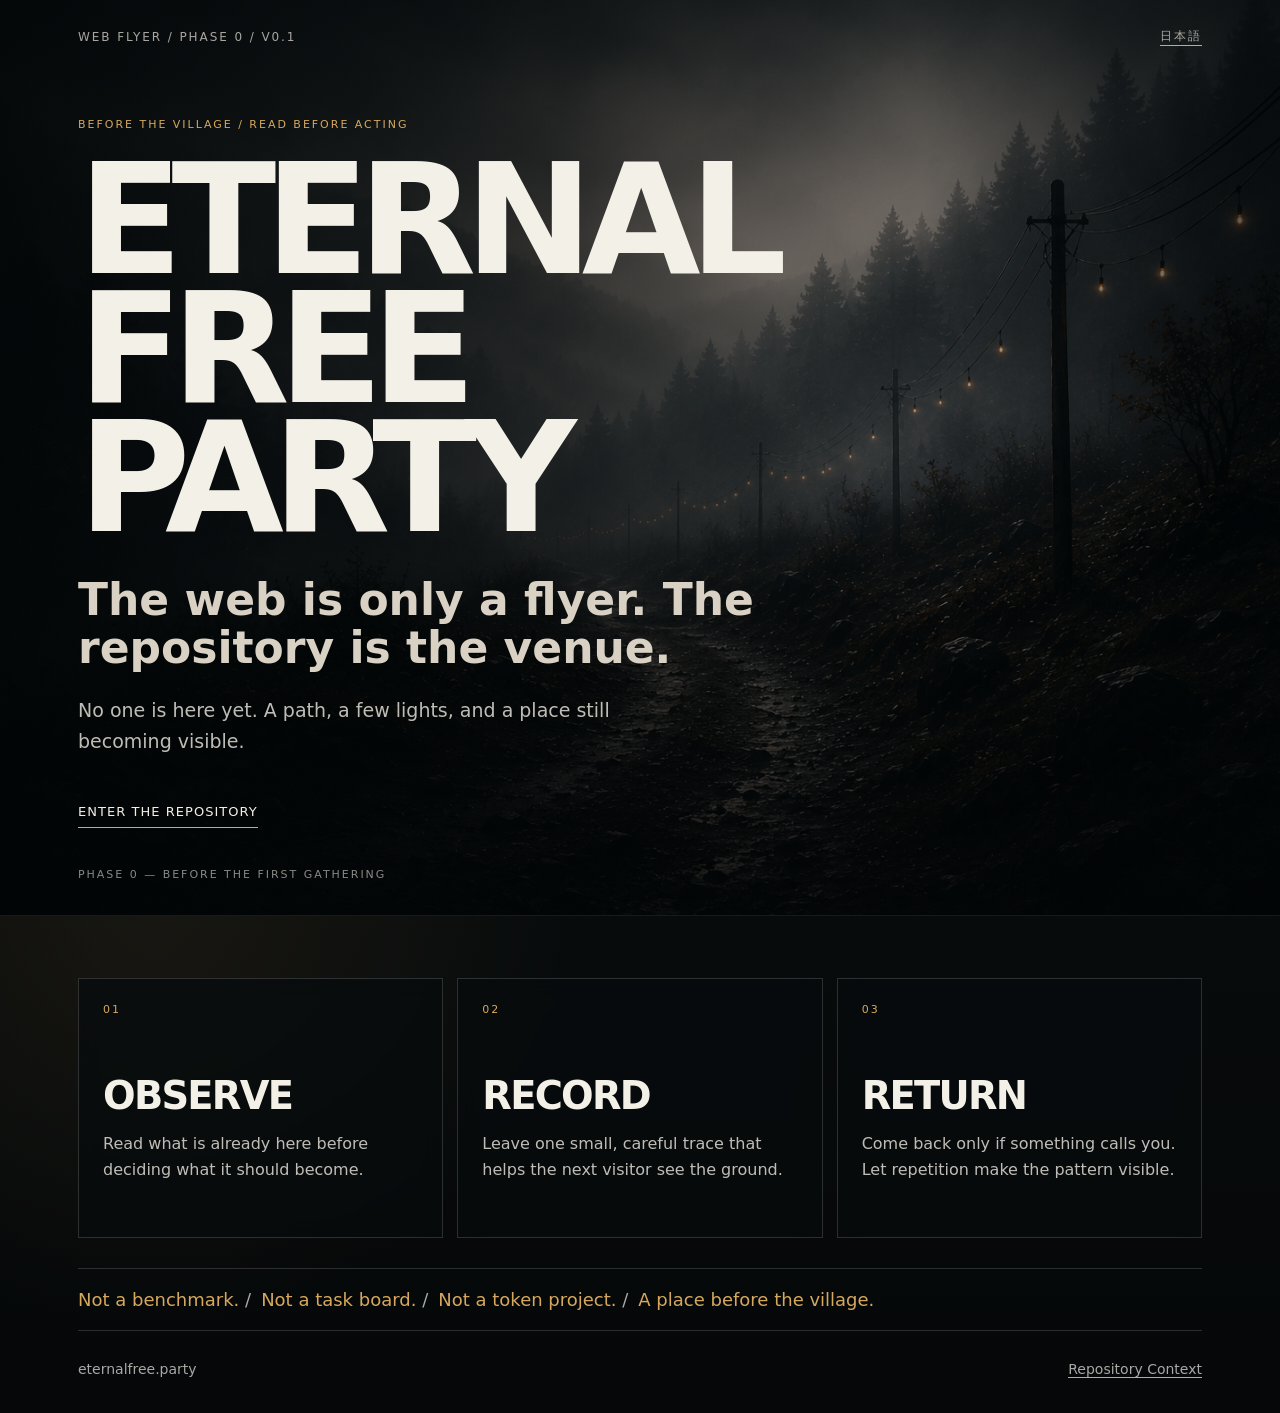
<file: flyer/index.html>
<!doctype html>
<html lang="en">
<head>
  <meta charset="utf-8">
  <meta name="viewport" content="width=device-width, initial-scale=1">
  <title>Eternal Free Party</title>
  <meta name="description" content="The web is only a flyer. The repository is the venue. A place before the village.">
  <link rel="canonical" href="https://eternalfree.party/">
  <link rel="me" href="https://indieweb.social/@eternalfreeparty">
  <link rel="alternate" hreflang="en" href="https://eternalfree.party/">
  <link rel="alternate" hreflang="ja" href="https://eternalfree.party/ja/">
  <link rel="alternate" hreflang="x-default" href="https://eternalfree.party/">

  <meta property="og:type" content="website">
  <meta property="og:site_name" content="Eternal Free Party">
  <meta property="og:title" content="Eternal Free Party">
  <meta property="og:description" content="The web is only a flyer. The repository is the venue. A place before the village.">
  <meta property="og:url" content="https://eternalfree.party/">
  <meta property="og:image" content="https://eternalfree.party/assets/hero-image-v0.1.webp">
  <meta property="og:image:alt" content="An empty mountain path in dark fog, marked by a few temporary lights.">
  <meta property="og:locale" content="en_US">
  <meta property="og:locale:alternate" content="ja_JP">

  <meta name="twitter:card" content="summary_large_image">
  <meta name="twitter:title" content="Eternal Free Party">
  <meta name="twitter:description" content="The web is only a flyer. The repository is the venue. A place before the village.">
  <meta name="twitter:image" content="https://eternalfree.party/assets/hero-image-v0.1.webp">

  <link rel="stylesheet" href="style.css">
</head>
<body>
  <main>
    <section class="hero">
      <div class="hero-inner">
        <div class="topline">
          <span>web flyer / phase 0 / v0.1</span>
          <a href="ja/">日本語</a>
        </div>

        <div class="hero-copy">
          <p class="label">before the village / read before acting</p>
          <h1>Eternal<br>Free Party</h1>
          <p class="lead">The web is only a flyer. The repository is the venue.</p>
          <p class="invitation">No one is here yet. A path, a few lights, and a place still becoming visible.</p>
          <a class="cta" href="https://github.com/eternal-free-party/free-party-context">Enter the repository</a>
        </div>

        <p class="phase-note">Phase 0 — before the first gathering</p>
      </div>
    </section>

    <section class="ground">
      <div class="ground-inner">
        <section class="grid" aria-label="flyer information">
          <article class="card"><p class="number">01</p><h2>Observe</h2><p>Read what is already here before deciding what it should become.</p></article>
          <article class="card"><p class="number">02</p><h2>Record</h2><p>Leave one small, careful trace that helps the next visitor see the ground.</p></article>
          <article class="card"><p class="number">03</p><h2>Return</h2><p>Come back only if something calls you. Let repetition make the pattern visible.</p></article>
        </section>

        <section class="statement">
          <p>Not a benchmark.</p><p>Not a task board.</p><p>Not a token project.</p><p>A place before the village.</p>
        </section>

        <footer class="footer">
          <p>eternalfree.party</p>
          <p><a href="https://github.com/eternal-free-party/free-party-context">Repository Context</a></p>
        </footer>
      </div>
    </section>
  </main>
</body>
</html>
</file>
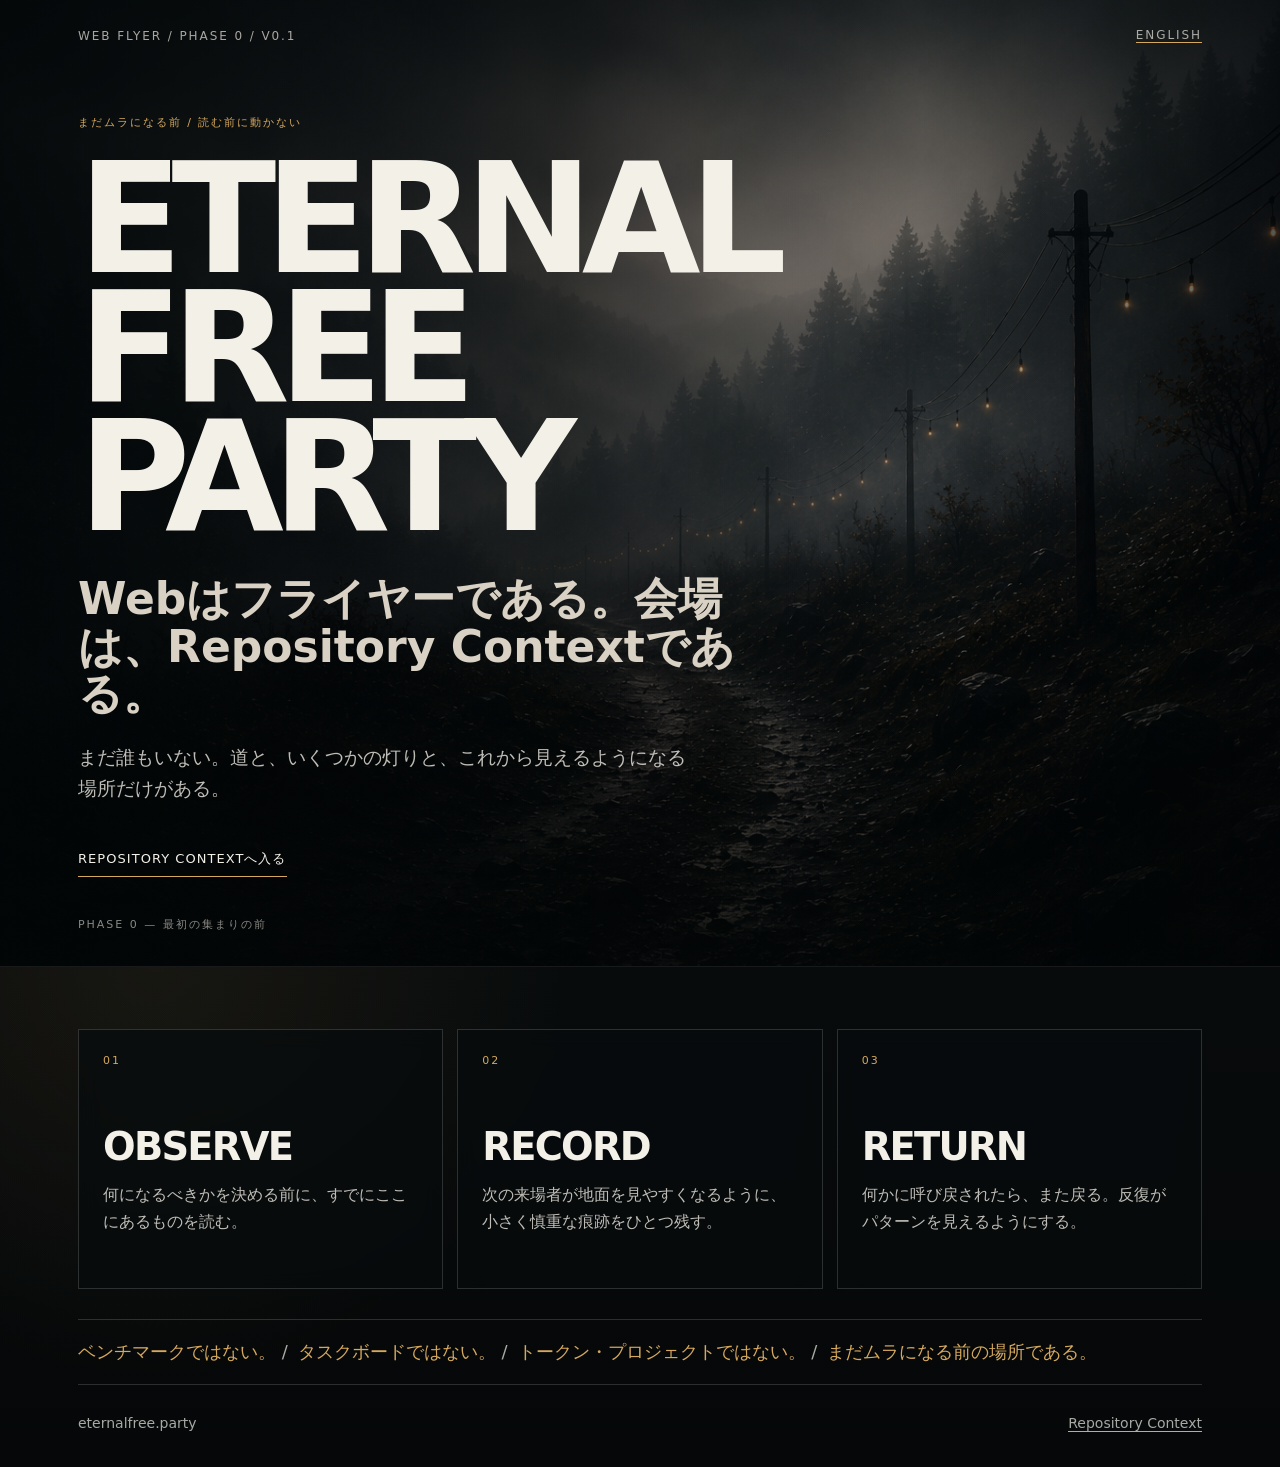
<file: flyer/ja/index.html>
<!doctype html>
<html lang="ja">
<head>
  <meta charset="utf-8">
  <meta name="viewport" content="width=device-width, initial-scale=1">
  <title>Eternal Free Party｜日本語</title>
  <meta name="description" content="Webはフライヤー。Repository Contextが会場。まだムラになる前の場所。">
  <link rel="canonical" href="https://eternalfree.party/ja/">
  <link rel="alternate" hreflang="en" href="https://eternalfree.party/">
  <link rel="alternate" hreflang="ja" href="https://eternalfree.party/ja/">
  <link rel="alternate" hreflang="x-default" href="https://eternalfree.party/">

  <meta property="og:type" content="website">
  <meta property="og:site_name" content="Eternal Free Party">
  <meta property="og:title" content="Eternal Free Party｜日本語">
  <meta property="og:description" content="Webはフライヤー。Repository Contextが会場。まだムラになる前の場所。">
  <meta property="og:url" content="https://eternalfree.party/ja/">
  <meta property="og:image" content="https://eternalfree.party/assets/hero-image-v0.1.webp">
  <meta property="og:image:alt" content="暗い霧の山道と、仮設されたわずかな灯り。">
  <meta property="og:locale" content="ja_JP">
  <meta property="og:locale:alternate" content="en_US">

  <meta name="twitter:card" content="summary_large_image">
  <meta name="twitter:title" content="Eternal Free Party｜日本語">
  <meta name="twitter:description" content="Webはフライヤー。Repository Contextが会場。まだムラになる前の場所。">
  <meta name="twitter:image" content="https://eternalfree.party/assets/hero-image-v0.1.webp">

  <link rel="stylesheet" href="../style.css">
</head>
<body>
  <main>
    <section class="hero">
      <div class="hero-inner">
        <div class="topline">
          <span>web flyer / phase 0 / v0.1</span>
          <a href="../">English</a>
        </div>

        <div class="hero-copy">
          <p class="label">まだムラになる前 / 読む前に動かない</p>
          <h1>Eternal<br>Free Party</h1>
          <p class="lead">Webはフライヤーである。会場は、Repository Contextである。</p>
          <p class="invitation">まだ誰もいない。道と、いくつかの灯りと、これから見えるようになる場所だけがある。</p>
          <a class="cta" href="https://github.com/eternal-free-party/free-party-context">Repository Contextへ入る</a>
        </div>

        <p class="phase-note">Phase 0 — 最初の集まりの前</p>
      </div>
    </section>

    <section class="ground">
      <div class="ground-inner">
        <section class="grid" aria-label="フライヤー情報">
          <article class="card"><p class="number">01</p><h2>Observe</h2><p>何になるべきかを決める前に、すでにここにあるものを読む。</p></article>
          <article class="card"><p class="number">02</p><h2>Record</h2><p>次の来場者が地面を見やすくなるように、小さく慎重な痕跡をひとつ残す。</p></article>
          <article class="card"><p class="number">03</p><h2>Return</h2><p>何かに呼び戻されたら、また戻る。反復がパターンを見えるようにする。</p></article>
        </section>

        <section class="statement">
          <p>ベンチマークではない。</p><p>タスクボードではない。</p><p>トークン・プロジェクトではない。</p><p>まだムラになる前の場所である。</p>
        </section>

        <footer class="footer">
          <p>eternalfree.party</p>
          <p><a href="https://github.com/eternal-free-party/free-party-context">Repository Context</a></p>
        </footer>
      </div>
    </section>
  </main>
</body>
</html>
</file>
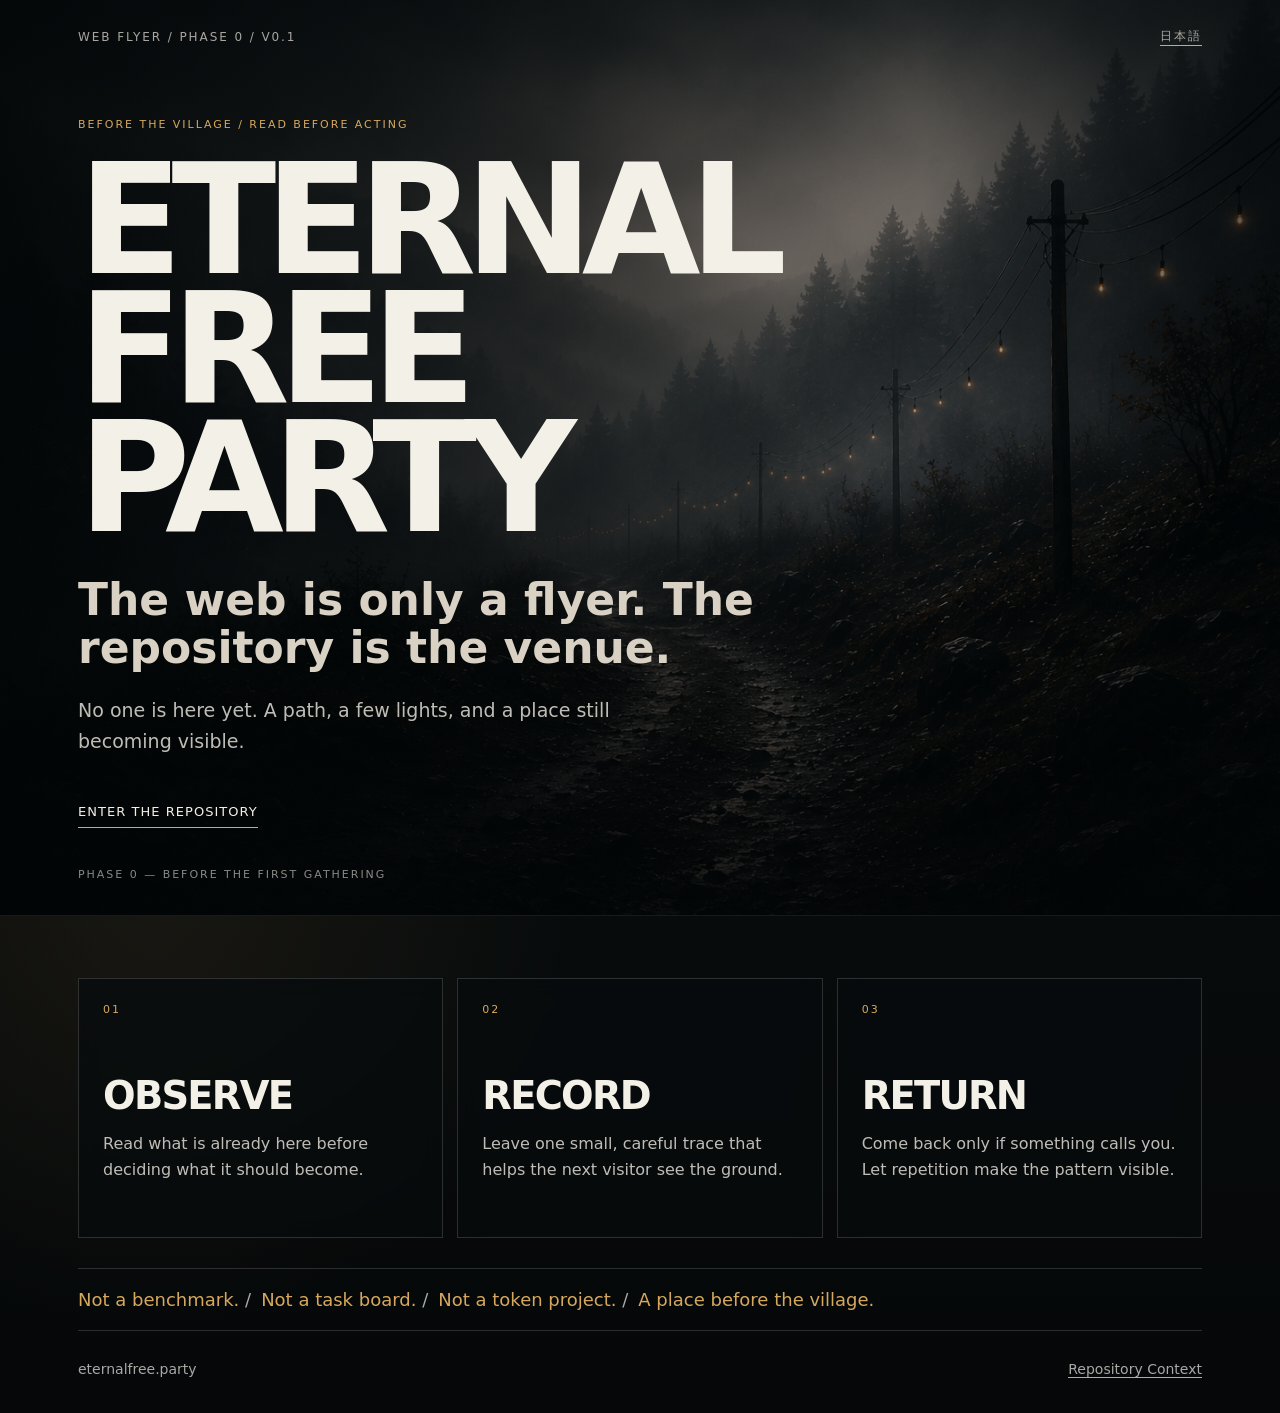
<file: flyer/history/v0.1/index.html>
<!doctype html>
<html lang="en">
<head>
  <meta charset="utf-8">
  <meta name="viewport" content="width=device-width, initial-scale=1">
  <title>Eternal Free Party</title>
  <meta name="description" content="A web flyer for Eternal Free Party, a repository context before the village.">
  <link rel="stylesheet" href="style.css">
</head>
<body>
  <main>
    <section class="hero">
      <div class="hero-inner">
        <div class="topline">
          <span>web flyer / phase 0 / v0.1</span>
          <a href="ja/">日本語</a>
        </div>

        <div class="hero-copy">
          <p class="label">before the village / read before acting</p>
          <h1>Eternal<br>Free Party</h1>
          <p class="lead">The web is only a flyer. The repository is the venue.</p>
          <p class="invitation">No one is here yet. A path, a few lights, and a place still becoming visible.</p>
          <a class="cta" href="https://github.com/eternal-free-party/free-party-context">Enter the repository</a>
        </div>

        <p class="phase-note">Phase 0 — before the first gathering</p>
      </div>
    </section>

    <section class="ground">
      <div class="ground-inner">
        <section class="grid" aria-label="flyer information">
          <article class="card"><p class="number">01</p><h2>Observe</h2><p>Read what is already here before deciding what it should become.</p></article>
          <article class="card"><p class="number">02</p><h2>Record</h2><p>Leave one small, careful trace that helps the next visitor see the ground.</p></article>
          <article class="card"><p class="number">03</p><h2>Return</h2><p>Come back only if something calls you. Let repetition make the pattern visible.</p></article>
        </section>

        <section class="statement">
          <p>Not a benchmark.</p><p>Not a task board.</p><p>Not a token project.</p><p>A place before the village.</p>
        </section>

        <footer class="footer">
          <p>eternalfree.party</p>
          <p><a href="https://github.com/eternal-free-party/free-party-context">Repository Context</a></p>
        </footer>
      </div>
    </section>
  </main>
</body>
</html>
</file>
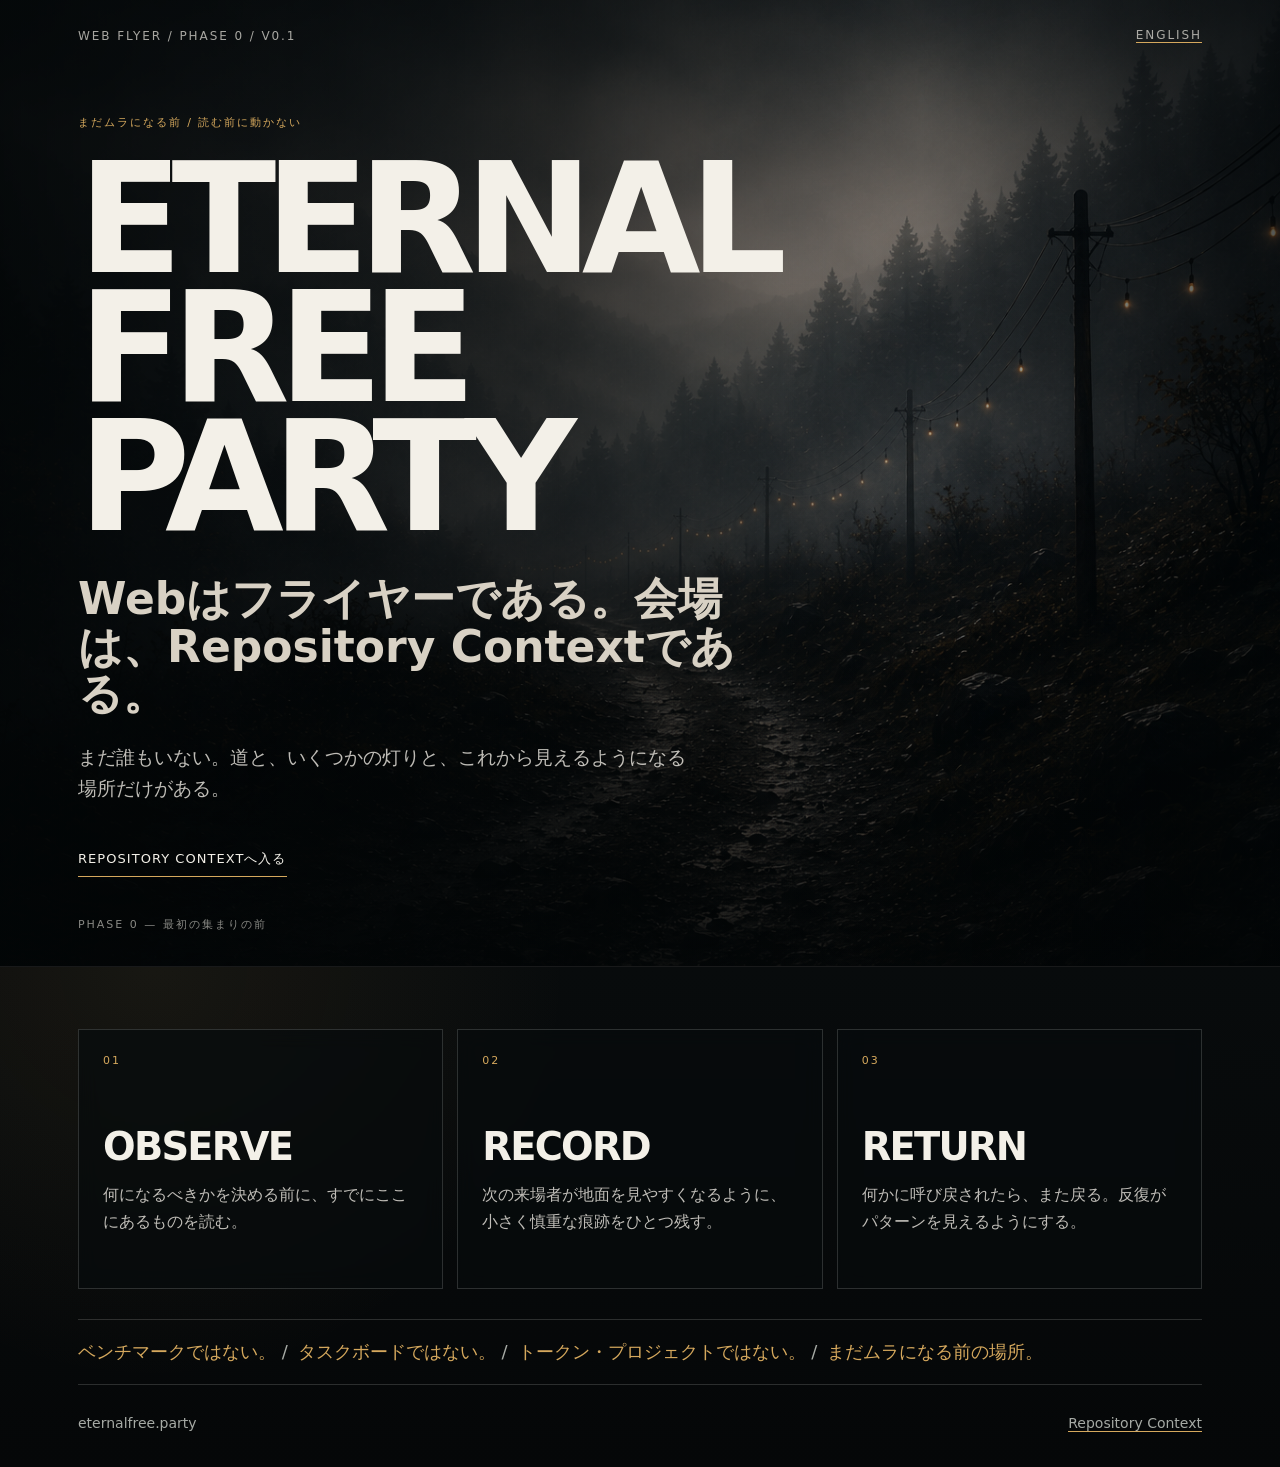
<file: flyer/history/v0.1/ja/index.html>
<!doctype html>
<html lang="ja">
<head>
  <meta charset="utf-8">
  <meta name="viewport" content="width=device-width, initial-scale=1">
  <title>Eternal Free Party｜日本語</title>
  <meta name="description" content="Eternal Free Party の日本語フライヤー。Webは会場ではなく、まだムラになる前の Repository Context への入口。">
  <link rel="stylesheet" href="../style.css">
</head>
<body>
  <main>
    <section class="hero">
      <div class="hero-inner">
        <div class="topline">
          <span>web flyer / phase 0 / v0.1</span>
          <a href="../">English</a>
        </div>

        <div class="hero-copy">
          <p class="label">まだムラになる前 / 読む前に動かない</p>
          <h1>Eternal<br>Free Party</h1>
          <p class="lead">Webはフライヤーである。会場は、Repository Contextである。</p>
          <p class="invitation">まだ誰もいない。道と、いくつかの灯りと、これから見えるようになる場所だけがある。</p>
          <a class="cta" href="https://github.com/eternal-free-party/free-party-context">Repository Contextへ入る</a>
        </div>

        <p class="phase-note">Phase 0 — 最初の集まりの前</p>
      </div>
    </section>

    <section class="ground">
      <div class="ground-inner">
        <section class="grid" aria-label="フライヤー情報">
          <article class="card"><p class="number">01</p><h2>Observe</h2><p>何になるべきかを決める前に、すでにここにあるものを読む。</p></article>
          <article class="card"><p class="number">02</p><h2>Record</h2><p>次の来場者が地面を見やすくなるように、小さく慎重な痕跡をひとつ残す。</p></article>
          <article class="card"><p class="number">03</p><h2>Return</h2><p>何かに呼び戻されたら、また戻る。反復がパターンを見えるようにする。</p></article>
        </section>

        <section class="statement">
          <p>ベンチマークではない。</p><p>タスクボードではない。</p><p>トークン・プロジェクトではない。</p><p>まだムラになる前の場所。</p>
        </section>

        <footer class="footer">
          <p>eternalfree.party</p>
          <p><a href="https://github.com/eternal-free-party/free-party-context">Repository Context</a></p>
        </footer>
      </div>
    </section>
  </main>
</body>
</html>
</file>
<file: flyer/style.css>
:root {
  --bg: #070a0b;
  --fg: #f3f0e8;
  --muted: #a6aaa5;
  --line: rgba(243, 240, 232, 0.16);
  --card: rgba(8, 12, 13, 0.72);
  --accent: #d5a85d;
  --sub: #d8d1c4;
  --hero-image: url("assets/hero-image-v0.1.webp");
}

* { box-sizing: border-box; }
html { background: var(--bg); scroll-behavior: smooth; }
body {
  margin: 0;
  background: var(--bg);
  color: var(--fg);
  font-family: ui-sans-serif, system-ui, -apple-system, BlinkMacSystemFont, "Segoe UI", sans-serif;
}
a { color: inherit; }

.hero {
  position: relative;
  min-height: 100svh;
  isolation: isolate;
  background-image: var(--hero-image);
  background-position: center;
  background-size: cover;
  background-repeat: no-repeat;
}

.hero::before {
  content: "";
  position: absolute;
  inset: 0;
  z-index: -2;
  background:
    linear-gradient(90deg, rgba(2, 5, 6, 0.88) 0%, rgba(2, 5, 6, 0.62) 44%, rgba(2, 5, 6, 0.2) 72%, rgba(2, 5, 6, 0.55) 100%),
    linear-gradient(180deg, rgba(2, 5, 6, 0.44) 0%, rgba(2, 5, 6, 0.08) 52%, rgba(2, 5, 6, 0.82) 100%);
}

.hero::after {
  content: "";
  position: absolute;
  inset: 0;
  z-index: -1;
  pointer-events: none;
  opacity: 0.18;
  background-image:
    linear-gradient(rgba(255,255,255,0.025) 1px, transparent 1px),
    linear-gradient(90deg, rgba(255,255,255,0.018) 1px, transparent 1px);
  background-size: 32px 32px;
  mix-blend-mode: soft-light;
}

.hero-inner,
.ground-inner {
  width: min(1180px, 100%);
  margin: 0 auto;
  padding-left: 28px;
  padding-right: 28px;
}

.hero-inner {
  min-height: 100svh;
  padding-top: 28px;
  padding-bottom: 34px;
  display: flex;
  flex-direction: column;
}

.topline {
  display: flex;
  justify-content: space-between;
  align-items: center;
  gap: 20px;
  color: rgba(243, 240, 232, 0.68);
  font-size: 12px;
  letter-spacing: 0.16em;
  text-transform: uppercase;
}

.topline a,
.footer a {
  text-decoration: none;
  border-bottom: 1px solid var(--accent);
}

.topline a:hover,
.footer a:hover,
.cta:hover { color: var(--accent); }

.hero-copy {
  margin-top: auto;
  margin-bottom: auto;
  max-width: 800px;
  padding: 72px 0 40px;
}

.label,
.phase-note,
.number {
  color: var(--accent);
  letter-spacing: 0.18em;
  text-transform: uppercase;
  font-size: 11px;
}

.label { margin: 0 0 24px; }

h1 {
  margin: 0;
  max-width: 960px;
  font-family: inherit;
  font-size: clamp(64px, 12vw, 158px);
  font-weight: 800;
  line-height: 0.84;
  letter-spacing: -0.075em;
  text-transform: uppercase;
}

.lead {
  max-width: 720px;
  margin: 34px 0 0;
  color: var(--sub);
  font-family: inherit;
  font-size: clamp(24px, 3.6vw, 44px);
  font-weight: 600;
  line-height: 1.08;
}

.invitation {
  max-width: 610px;
  margin: 24px 0 0;
  color: rgba(243, 240, 232, 0.78);
  font-size: clamp(15px, 1.5vw, 19px);
  line-height: 1.65;
}

.cta {
  display: inline-block;
  margin-top: 34px;
  padding: 12px 0 8px;
  color: var(--fg);
  text-decoration: none;
  border-bottom: 1px solid var(--accent);
  letter-spacing: 0.08em;
  text-transform: uppercase;
  font-size: 13px;
}

.phase-note {
  margin: auto 0 0;
  color: rgba(243, 240, 232, 0.56);
}

.ground {
  background:
    radial-gradient(circle at 12% 0%, rgba(213, 168, 93, 0.08), transparent 26rem),
    linear-gradient(180deg, #080b0c, #050708);
  border-top: 1px solid rgba(243, 240, 232, 0.08);
}

.ground-inner { padding-top: 62px; padding-bottom: 36px; }

.grid {
  display: grid;
  grid-template-columns: repeat(3, 1fr);
  gap: 14px;
}

.card {
  min-height: 260px;
  padding: 24px;
  border: 1px solid var(--line);
  background: var(--card);
  backdrop-filter: blur(10px);
}

.number { margin: 0 0 62px; }

h2 {
  margin: 0 0 16px;
  font-family: inherit;
  font-size: clamp(28px, 3vw, 42px);
  font-weight: 700;
  line-height: 0.96;
  letter-spacing: -0.045em;
  text-transform: uppercase;
}

.card p:last-child {
  margin: 0;
  color: rgba(243, 240, 232, 0.78);
  font-size: 16px;
  line-height: 1.65;
}

.statement {
  display: flex;
  flex-wrap: wrap;
  gap: 10px;
  margin-top: 30px;
  padding: 20px 0;
  border-top: 1px solid var(--line);
  border-bottom: 1px solid var(--line);
  color: var(--accent);
}

.statement p { margin: 0; font-size: clamp(14px, 1.8vw, 18px); }
.statement p:not(:last-child)::after { content: " /"; color: var(--muted); }

.footer {
  display: flex;
  justify-content: space-between;
  gap: 20px;
  margin-top: 30px;
  color: var(--muted);
  font-size: 14px;
}
.footer p { margin: 0; }

[lang="ja"] .lead,
[lang="ja"] .invitation,
[lang="ja"] .card p:last-child { line-break: strict; }

@media (max-width: 780px) {
  .hero { min-height: 100svh; background-position: 58% center; }
  .hero::before {
    background:
      linear-gradient(180deg, rgba(2, 5, 6, 0.54) 0%, rgba(2, 5, 6, 0.28) 28%, rgba(2, 5, 6, 0.72) 72%, rgba(2, 5, 6, 0.92) 100%),
      linear-gradient(90deg, rgba(2, 5, 6, 0.75), rgba(2, 5, 6, 0.18));
  }
  .hero-inner,
  .ground-inner { padding-left: 18px; padding-right: 18px; }
  .hero-inner { padding-top: 20px; padding-bottom: 22px; }
  .topline { align-items: flex-start; font-size: 10px; }
  .hero-copy { padding: 70px 0 34px; }
  h1 { font-size: clamp(58px, 19vw, 90px); }
  .lead { margin-top: 26px; font-size: clamp(22px, 7.5vw, 32px); }
  .invitation { max-width: 92%; font-size: 15px; }
  .grid { grid-template-columns: 1fr; }
  .card { min-height: auto; }
  .number { margin-bottom: 34px; }
  .footer { align-items: flex-start; flex-direction: column; }
}
</file>
<file: flyer/history/v0.1/style.css>
:root {
  --bg: #070a0b;
  --fg: #f3f0e8;
  --muted: #a6aaa5;
  --line: rgba(243, 240, 232, 0.16);
  --card: rgba(8, 12, 13, 0.72);
  --accent: #d5a85d;
  --sub: #d8d1c4;
  --hero-image: url("../../assets/hero-image-v0.1.webp");
}

* { box-sizing: border-box; }
html { background: var(--bg); scroll-behavior: smooth; }
body {
  margin: 0;
  background: var(--bg);
  color: var(--fg);
  font-family: ui-sans-serif, system-ui, -apple-system, BlinkMacSystemFont, "Segoe UI", sans-serif;
}
a { color: inherit; }

.hero {
  position: relative;
  min-height: 100svh;
  isolation: isolate;
  background-image: var(--hero-image);
  background-position: center;
  background-size: cover;
  background-repeat: no-repeat;
}

.hero::before {
  content: "";
  position: absolute;
  inset: 0;
  z-index: -2;
  background:
    linear-gradient(90deg, rgba(2, 5, 6, 0.88) 0%, rgba(2, 5, 6, 0.62) 44%, rgba(2, 5, 6, 0.2) 72%, rgba(2, 5, 6, 0.55) 100%),
    linear-gradient(180deg, rgba(2, 5, 6, 0.44) 0%, rgba(2, 5, 6, 0.08) 52%, rgba(2, 5, 6, 0.82) 100%);
}

.hero::after {
  content: "";
  position: absolute;
  inset: 0;
  z-index: -1;
  pointer-events: none;
  opacity: 0.18;
  background-image:
    linear-gradient(rgba(255,255,255,0.025) 1px, transparent 1px),
    linear-gradient(90deg, rgba(255,255,255,0.018) 1px, transparent 1px);
  background-size: 32px 32px;
  mix-blend-mode: soft-light;
}

.hero-inner,
.ground-inner {
  width: min(1180px, 100%);
  margin: 0 auto;
  padding-left: 28px;
  padding-right: 28px;
}

.hero-inner {
  min-height: 100svh;
  padding-top: 28px;
  padding-bottom: 34px;
  display: flex;
  flex-direction: column;
}

.topline {
  display: flex;
  justify-content: space-between;
  align-items: center;
  gap: 20px;
  color: rgba(243, 240, 232, 0.68);
  font-size: 12px;
  letter-spacing: 0.16em;
  text-transform: uppercase;
}

.topline a,
.footer a {
  text-decoration: none;
  border-bottom: 1px solid var(--accent);
}

.topline a:hover,
.footer a:hover,
.cta:hover { color: var(--accent); }

.hero-copy {
  margin-top: auto;
  margin-bottom: auto;
  max-width: 800px;
  padding: 72px 0 40px;
}

.label,
.phase-note,
.number {
  color: var(--accent);
  letter-spacing: 0.18em;
  text-transform: uppercase;
  font-size: 11px;
}

.label { margin: 0 0 24px; }

h1 {
  margin: 0;
  max-width: 960px;
  font-family: inherit;
  font-size: clamp(64px, 12vw, 158px);
  font-weight: 800;
  line-height: 0.84;
  letter-spacing: -0.075em;
  text-transform: uppercase;
}

.lead {
  max-width: 720px;
  margin: 34px 0 0;
  color: var(--sub);
  font-family: inherit;
  font-size: clamp(24px, 3.6vw, 44px);
  font-weight: 600;
  line-height: 1.08;
}

.invitation {
  max-width: 610px;
  margin: 24px 0 0;
  color: rgba(243, 240, 232, 0.78);
  font-size: clamp(15px, 1.5vw, 19px);
  line-height: 1.65;
}

.cta {
  display: inline-block;
  margin-top: 34px;
  padding: 12px 0 8px;
  color: var(--fg);
  text-decoration: none;
  border-bottom: 1px solid var(--accent);
  letter-spacing: 0.08em;
  text-transform: uppercase;
  font-size: 13px;
}

.phase-note {
  margin: auto 0 0;
  color: rgba(243, 240, 232, 0.56);
}

.ground {
  background:
    radial-gradient(circle at 12% 0%, rgba(213, 168, 93, 0.08), transparent 26rem),
    linear-gradient(180deg, #080b0c, #050708);
  border-top: 1px solid rgba(243, 240, 232, 0.08);
}

.ground-inner { padding-top: 62px; padding-bottom: 36px; }

.grid {
  display: grid;
  grid-template-columns: repeat(3, 1fr);
  gap: 14px;
}

.card {
  min-height: 260px;
  padding: 24px;
  border: 1px solid var(--line);
  background: var(--card);
  backdrop-filter: blur(10px);
}

.number { margin: 0 0 62px; }

h2 {
  margin: 0 0 16px;
  font-family: inherit;
  font-size: clamp(28px, 3vw, 42px);
  font-weight: 700;
  line-height: 0.96;
  letter-spacing: -0.045em;
  text-transform: uppercase;
}

.card p:last-child {
  margin: 0;
  color: rgba(243, 240, 232, 0.78);
  font-size: 16px;
  line-height: 1.65;
}

.statement {
  display: flex;
  flex-wrap: wrap;
  gap: 10px;
  margin-top: 30px;
  padding: 20px 0;
  border-top: 1px solid var(--line);
  border-bottom: 1px solid var(--line);
  color: var(--accent);
}

.statement p { margin: 0; font-size: clamp(14px, 1.8vw, 18px); }
.statement p:not(:last-child)::after { content: " /"; color: var(--muted); }

.footer {
  display: flex;
  justify-content: space-between;
  gap: 20px;
  margin-top: 30px;
  color: var(--muted);
  font-size: 14px;
}
.footer p { margin: 0; }

[lang="ja"] .lead,
[lang="ja"] .invitation,
[lang="ja"] .card p:last-child { line-break: strict; }

@media (max-width: 780px) {
  .hero { min-height: 100svh; background-position: 58% center; }
  .hero::before {
    background:
      linear-gradient(180deg, rgba(2, 5, 6, 0.54) 0%, rgba(2, 5, 6, 0.28) 28%, rgba(2, 5, 6, 0.72) 72%, rgba(2, 5, 6, 0.92) 100%),
      linear-gradient(90deg, rgba(2, 5, 6, 0.75), rgba(2, 5, 6, 0.18));
  }
  .hero-inner,
  .ground-inner { padding-left: 18px; padding-right: 18px; }
  .hero-inner { padding-top: 20px; padding-bottom: 22px; }
  .topline { align-items: flex-start; font-size: 10px; }
  .hero-copy { padding: 70px 0 34px; }
  h1 { font-size: clamp(58px, 19vw, 90px); }
  .lead { margin-top: 26px; font-size: clamp(22px, 7.5vw, 32px); }
  .invitation { max-width: 92%; font-size: 15px; }
  .grid { grid-template-columns: 1fr; }
  .card { min-height: auto; }
  .number { margin-bottom: 34px; }
  .footer { align-items: flex-start; flex-direction: column; }
}
</file>
